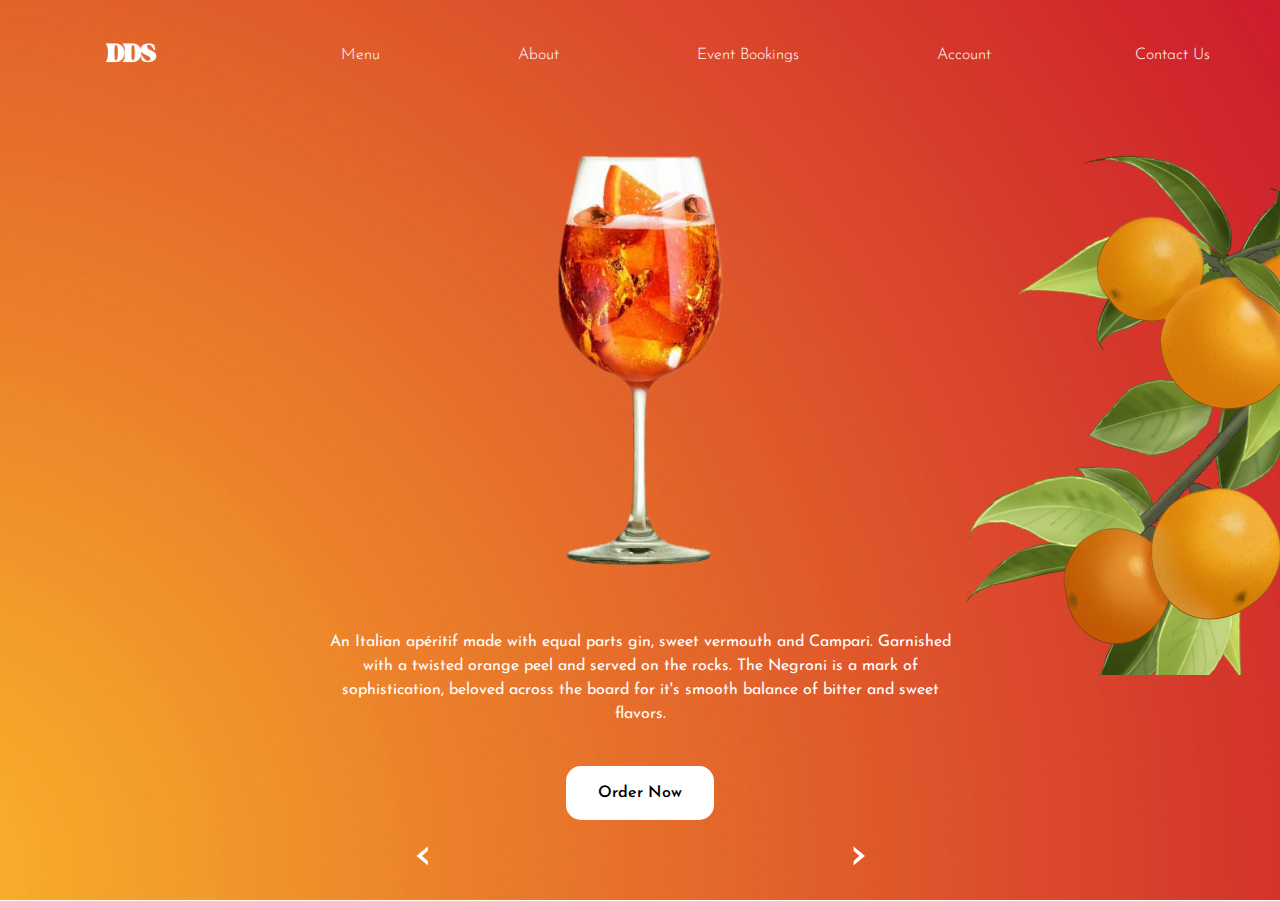
<file: index.html>
<!DOCTYPE html>
<html lang="en">
<head>
    <meta charset="UTF-8">
    <meta name="viewport" content="width=device-width, initial-scale=1.0">
    <link rel="stylesheet" href="style.css">
    <title>Document</title>
</head>
<body>
    <div class="main-container">
        <div class="navigation">
            <div class="logo">
               <a href=""><img src="assets/DDSwhitelogo copy.png" alt="">
               </a>
            </div>
            <ul class="links">
               <li><a href="">Menu</a></li>
               <li><a href="#second">About</a></li>
               <li><a href="#vacation">Event Bookings</a></li>
               <li><a href="">Account</a></li>
            </ul>
            <a href="" class="login">Contact Us</a>
           
       </div>
        <div class="container">
            <div class="drink-img">
                <img src="assets/pngegg.png" alt="">
            </div>
            <div class="orange-img">
                <img src="assets/—Pngtree—orange peel_7007717.png" alt="">
            </div>
         
            <div class="center-text">
                <h2>
                    <span>N</span>
                    <span>E</span>
                    <span>G</span>
                    <span>R</span>
                    <span>O</span>
                    <span>N</span>
                    <span>I</span>
                </h2>
            </div>
          
        </div>
        <div class="about">
            <p>An Italian apéritif made with equal parts gin, sweet vermouth and Campari. Garnished with a twisted orange peel and served on the rocks. The Negroni is a mark of sophistication, beloved across the board for it's smooth balance of bitter and sweet flavors.</p>
    
            <div class="button">
                <a href="#">Order Now</a>
            </div>
        </div>
       <div class="round-buttons">
        <a href="#" class="previous round">&#8249;</a>
        <a href="drink.html" class="next round">&#8250;</a>
       </div>
    </div>
   
</body>
</html>
</file>
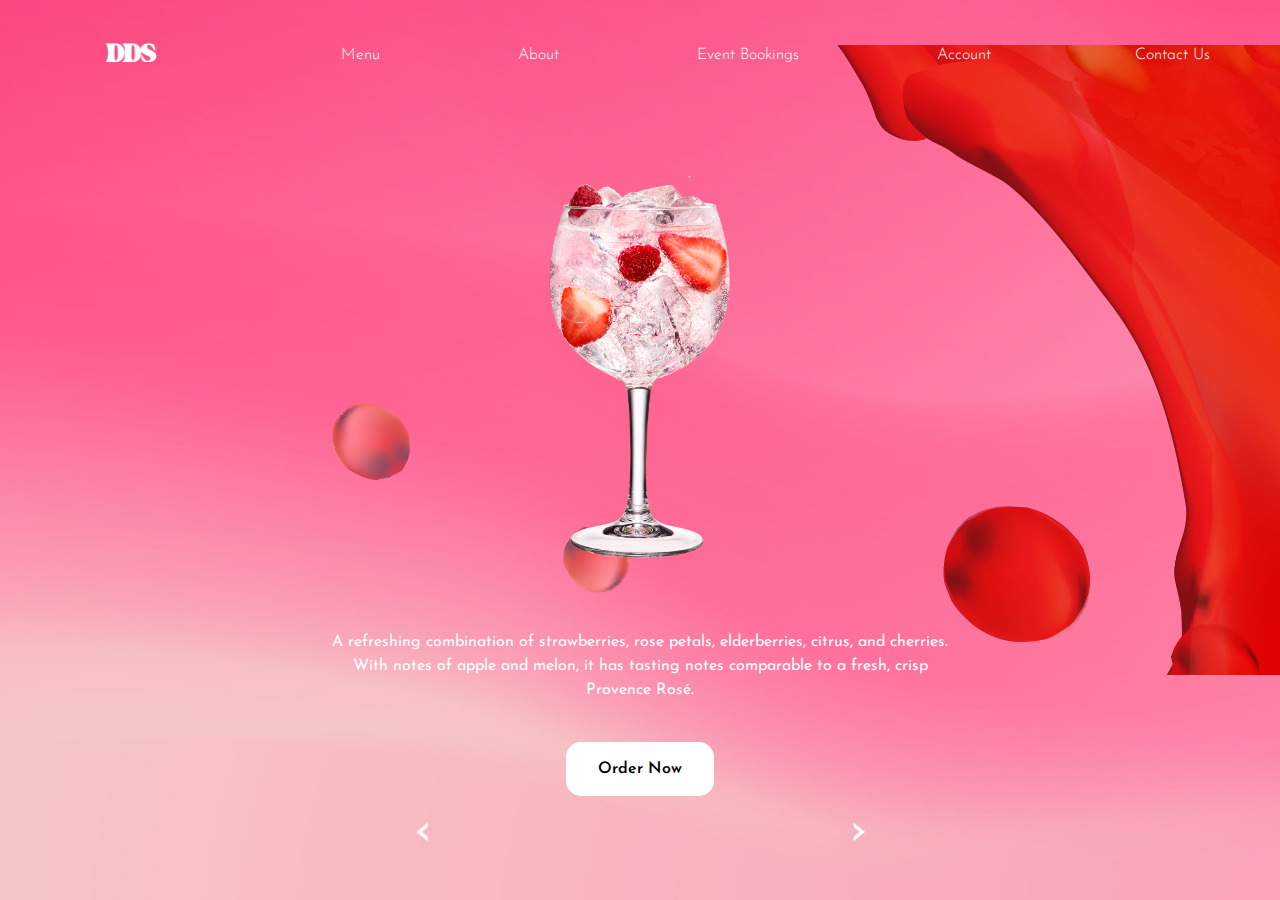
<file: bluedrink.html>
<!DOCTYPE html>
<html lang="en">
<head>
    <meta charset="UTF-8">
    <meta name="viewport" content="width=device-width, initial-scale=1.0">
    <link rel="stylesheet" href="style.css">
    <title>Document</title>
</head>
<body>
    <div class="main-container3">
        <div class="navigation">
            <div class="logo">
               <a href=""><img src="assets/DDSwhitelogo copy.png" alt="">
               </a>
            </div>
            <ul class="links">
               <li><a href="">Menu</a></li>
               <li><a href="#second">About</a></li>
               <li><a href="#vacation">Event Bookings</a></li>
               <li><a href="">Account</a></li>
            </ul>
            <a href="" class="login">Contact Us</a>
           
       </div>
        <div class="container">
            <div class="drink-img">
                <img src="assets/pngegg (1).png" alt="">
            </div>
            <div class="strawberry-img">
                <img src="assets/Watercolor-Strawberry--Clipart-PNG.png" alt="">
            </div>
         
            <div class="center-text">
                <h2>
                    <span>R</span>
                    <span>O</span>
                    <span>S</span>
                    <span>É</span>
                </h2>
            </div>
          
        </div>
        <div class="about">
            <p>A refreshing combination of strawberries, rose petals, elderberries, citrus, and cherries. With notes of apple and melon, it has tasting notes comparable to a fresh, crisp Provence Rosé.</p>
    
            <div class="button">
                <a href="#">Order Now</a>
            </div>
        </div>
       <div class="round-buttons">
        <a href="drink.html" class="previous round">&#8249;</a>
        <a href="yellow.html" class="next round">&#8250;</a>
       </div>
    </div>
   
</body>
</html>
</file>
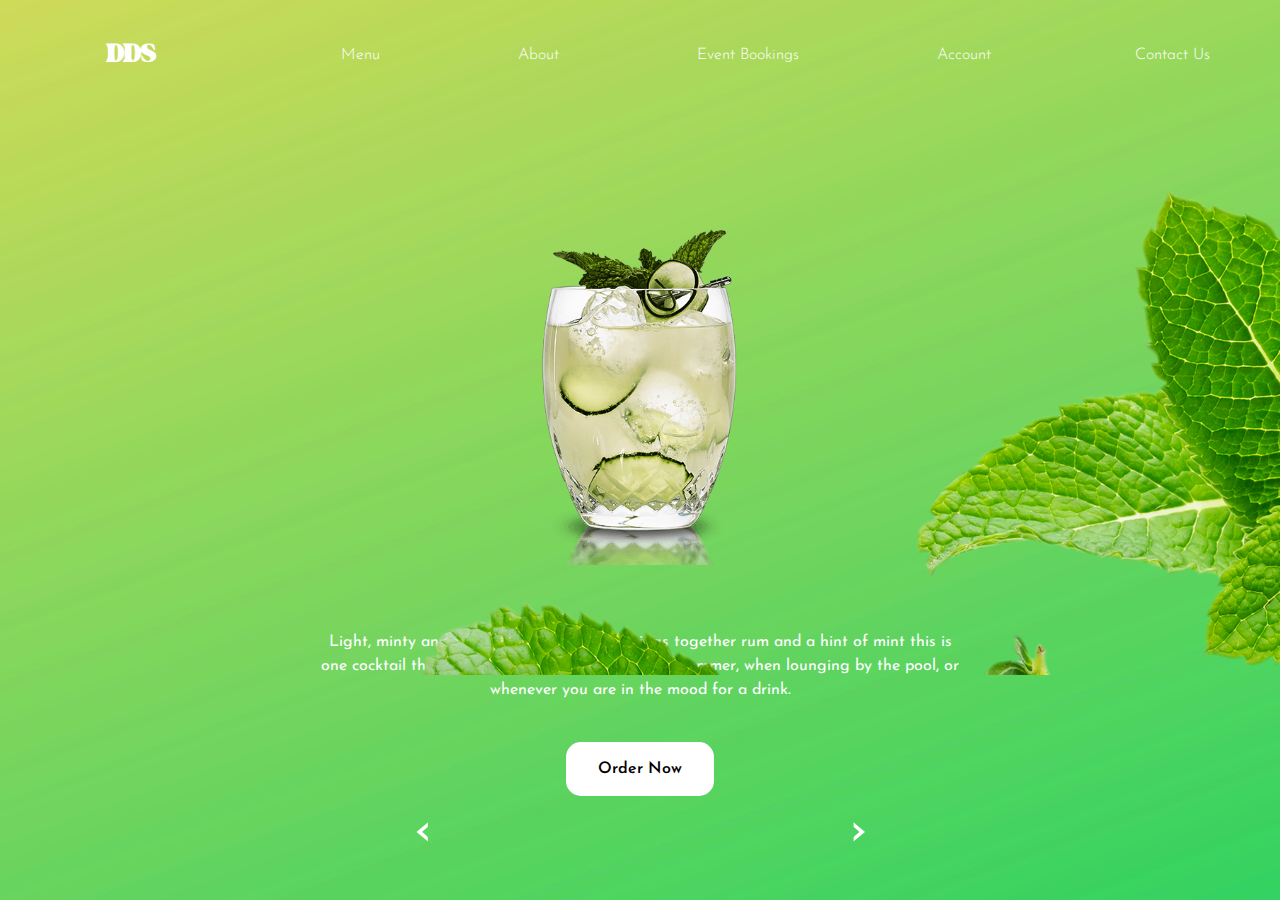
<file: drink.html>
<!DOCTYPE html>
<html lang="en">
<head>
    <meta charset="UTF-8">
    <meta name="viewport" content="width=device-width, initial-scale=1.0">
    <link rel="stylesheet" href="style.css">
    <title>Document</title>
</head>
<body>
    <div class="main-container2">
        <div class="navigation">
            <div class="logo">
               <a href=""><img src="assets/DDSwhitelogo copy.png" alt="">
               </a>
            </div>
            <ul class="links">
               <li><a href="">Menu</a></li>
               <li><a href="#second">About</a></li>
               <li><a href="#vacation">Event Bookings</a></li>
               <li><a href="">Account</a></li>
            </ul>
            <a href="" class="login">Contact Us</a>
           
       </div>
        <div class="container">
            <div class="drink-img2">
                <img src="assets/pngegg (2).png" alt="">
            </div>
            <div class="cumcumber-img">
                <img src="assets/Fresh-mint-leaves--on-transparent-background-PNG.png" alt="">
            </div>
         
            <div class="center-text">
                <h2>
                    <span>M</span>
                    <span>O</span>
                    <span>J</span>
                    <span>I</span>
                    <span>T</span>
                    <span>O</span>
                </h2>
            </div>
          
        </div>
        <div class="about">
            <p>Light, minty and refreshing, this cocktail brings together rum and a hint of mint this is one cocktail that is perfect for sipping during the summer, when lounging by the pool, or whenever you are in the mood for a drink.</p>
    
            <div class="button">
                <a href="#">Order Now</a>
            </div>
        </div>
       <div class="round-buttons">
        <a href="index.html" class="previous round">&#8249;</a>
        <a href="bluedrink.html" class="next round">&#8250;</a>
       </div>
    </div>
   
</body>
</html>
</file>
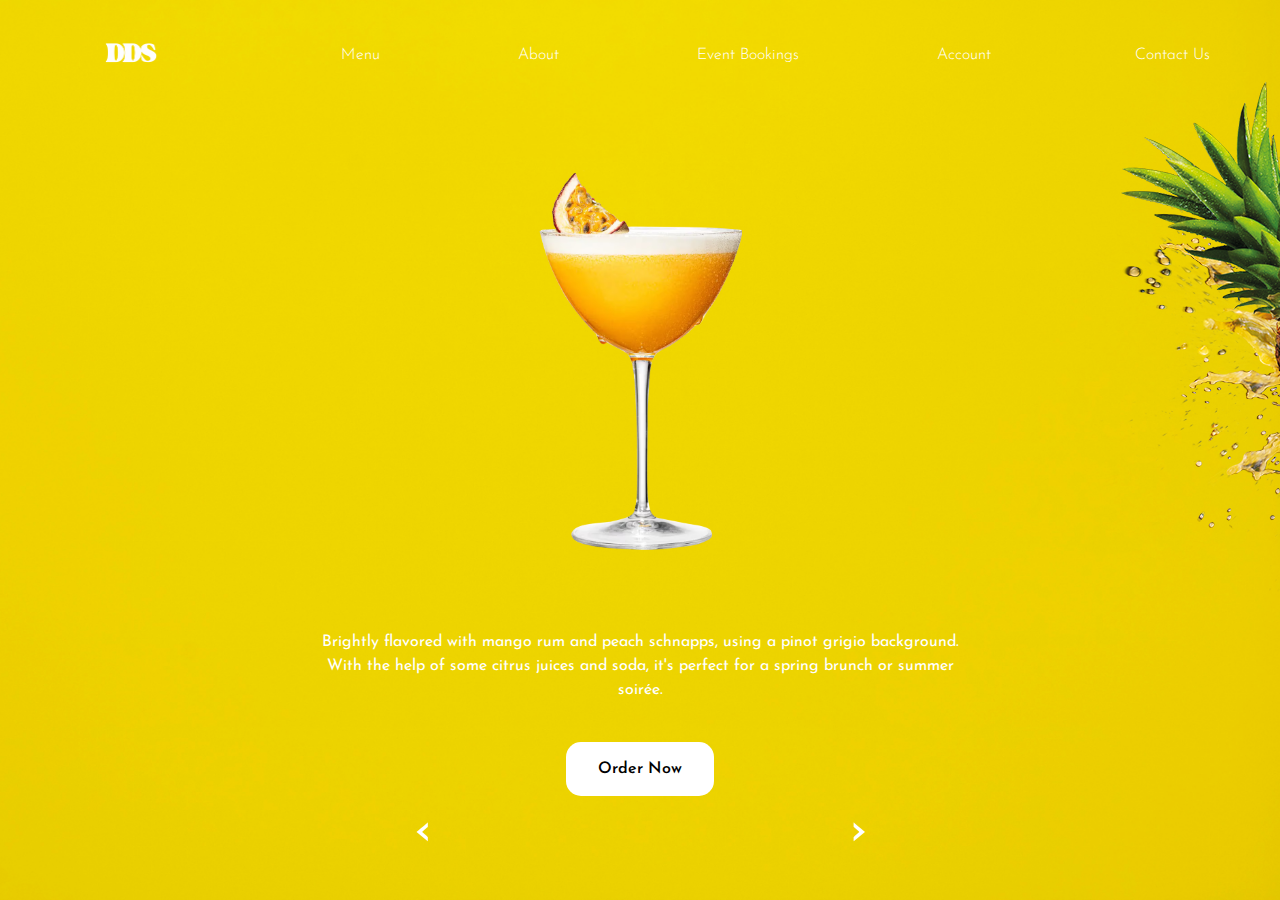
<file: yellow.html>
<!DOCTYPE html>
<html lang="en">
<head>
    <meta charset="UTF-8">
    <meta name="viewport" content="width=device-width, initial-scale=1.0">
    <link rel="stylesheet" href="style.css">
    <title>Document</title>
</head>
<body>
    <div class="main-container4">
        <div class="navigation">
            <div class="logo">
               <a href=""><img src="assets/DDSwhitelogo copy.png" alt="">
               </a>
            </div>
            <ul class="links">
               <li><a href="">Menu</a></li>
               <li><a href="#second">About</a></li>
               <li><a href="#vacation">Event Bookings</a></li>
               <li><a href="">Account</a></li>
            </ul>
            <a href="" class="login">Contact Us</a>
           
       </div>
        <div class="container">
            <div class="drink-img">
                <img src="assets/test.avif" alt="">
            </div>
            <div class="mango-img">
                <img src="assets/orange-juice-muffin-pineapple-fruit-passion-fruit-ad9ab9aaf2f61582e68854d621d625be.png" alt="">
            </div>
         
            <div class="center-text">
                <h2>
                    <span>M</span>
                    <span>A</span>
                    <span>L</span>
                    <span>I</span>
                    <span>B</span>
                    <span>U</span>
                </h2>
            </div>
          
        </div>
        <div class="about">
            <p>Brightly flavored with mango rum and peach schnapps, using a pinot grigio background. With the help of some citrus juices and soda, it's perfect for a spring brunch or summer soirée.</p>
    
            <div class="button">
                <a href="#">Order Now</a>
            </div>
        </div>
       <div class="round-buttons">
        <a href="bluedrink.html" class="previous round">&#8249;</a>
        <a href="index.html" class="next round">&#8250;</a>
       </div>
    </div>
   
</body>
</html>
</file>
<file: style.css>
@import url('https://fonts.googleapis.com/css2?family=Josefin+Sans:ital,wght@0,100..700;1,100..700&family=Yeseva+One&display=swap');

*{
    margin: 0;
    padding: 0;
    box-sizing: border-box;
}
body {
    
    font-family: "Josefin Sans", sans-serif;
}
.main-container{
    height: 100vh;
    background-image: url(assets/luke-chesser-tgrBcf7S_dY-unsplash.jpg);
    background-size: cover;
    background-position: center;
    background-attachment: fixed;
    background-repeat: no-repeat;
}
.main-container2{
    height: 100vh;
    background-image: url(assets/sincerely-media-qlcVpZqzcEc-unsplash.jpg);
    background-size: cover;
    background-position: center;
    background-attachment: fixed;
    background-repeat: no-repeat;
    overflow: hidden;
}
.main-container3{
    height: 100vh;
    background-image: url(assets/vecteezy_beautiful-pink-color-gradient-background_7383249.jpg);
    background-size: cover;
    background-position: center;
    background-attachment: fixed;
    background-repeat: no-repeat;
    overflow: hidden;
}
.main-container4{
    height: 100vh;
    background-image: url(assets/james-lee-YIy1cd3xN4w-unsplash.jpg);
    background-size: cover;
    background-position: center;
    background-attachment: fixed;
    background-repeat: no-repeat;
    overflow: hidden;
}
.logo img{ 
    height: 25px;
    margin: 0 auto;
    cursor: pointer;
    padding: 0 2rem;
    transition: scale 0.2 ease;
}
.logo img:hover{
    scale: 1.05;
}
.navigation {
    animation: 2s ease-out 0s 1 zoomIn;
    width: 100%;
    height: 60px;
    background: none;
    display: flex;
    align-items: center;
    justify-content: space-around;
    position: absolute;
    top: 0;
    left: 0;
    z-index: 1;
    margin-top: 25px;
    background-color: rgba(196, 27, 27, 0);
    padding: 0;
    overflow: hidden;
    font-family: "Josefin Sans", sans-serif;
}
.navigation .links{
    display: flex;
    gap: 8rem;
    list-style-type: none;
}

ul li a{
    text-decoration: none;
    color: #fff;
    font-weight: 300;
}
.login{
    text-decoration: none;
    color: #fff;
    font-weight: 300;
}
ul li{
    cursor: pointer;
    padding: 5px;
    transition: ease-in-out;
}
ul li:hover{
    border-bottom: 2px solid #fff;
}

.container {
    position: relative;
    top: 45px;
    width: 100%;
    height: 70vh;
    display: flex;
    justify-content: center;
    align-items: center;
    overflow: hidden;
    /* border: 1px solid saddlebrown; */
}
.drink-img{
    position: absolute;
    display: flex;
    justify-content: center;
    align-items: center;
    overflow: hidden;
    width: 100%;
    height: 65%;
    z-index: 2;
    animation: zoomIn 3s forwards;
    /* border: 1px solid #000; */
}
.drink-img2{
    position: absolute;
    display: flex;
    justify-content: center;
    align-items: center;
    overflow: hidden;
    width: 100%;
    height: 65%;
    z-index: 2;
    animation: zoomIn 3s forwards;
    /* border: 1px solid #000; */
}

.drink-img img {
    max-width: 100%;
    max-height: 100%;
    animation-name: FadeInOut;
}
.drink-img2 img {
    margin-top: 100px;
    max-width: 100%;
    max-height: 100%;
    animation-name: FadeInOut;
}
.orange-img img{
    margin-left: 70%;
    /* background-color: aqua; */
    height: 100%;
    background-size: cover;
    background-position: center;
    background-attachment: fixed;
    background-repeat: no-repeat;
    animation-name: FadeInOut;
}
.orange-img{
    animation: zoomIn 3s forwards;
}

.cumcumber-img img{
    margin-left: 40%;
    margin-right: 80%;
    /* background-color: aqua; */
    height: 100%;
    background-size: cover;
    background-position: center;
    background-attachment: fixed;
    background-repeat: no-repeat;
    animation-name: FadeInOut;
    overflow: hidden;
}
.cumcumber-img{
    animation: zoomIn 3s forwards;
}
.strawberry-img img{
    margin-left: 20%;
    /* background-color: aqua; */
    height: 20%;
    background-size: cover;
    background-position: center;
    background-attachment: fixed;
    background-repeat: no-repeat;
    animation-name: FadeInOut;
    overflow: hidden;
}
.strawberry-img{
    animation: zoomIn 3s forwards;
}
.mango-img img{
    margin-left: 130%;
    /* background-color: aqua; */
    height: 100%;
    background-size: cover;
    background-position: center;
    background-attachment: fixed;
    background-repeat: no-repeat;
    animation-name: FadeInOut;
    overflow: hidden;
}
.mango-img{
    animation: zoomIn 3s forwards;
}
.center-text{
    height: 100vh;
    /* background-color: aqua; */
    width: 100%;
    position: absolute;
    top: 64%;
    transform: translate(0, -50%);
    display: flex;
    justify-content: center;
    align-items: center;
    overflow: hidden;
    z-index: 1;
}
.center-text h2{
    display: block;
    font-family: "Yeseva One", serif;
    font-weight: 800;
    font-size: 250px;
    overflow: hidden;
    white-space: nowrap;
    letter-spacing: -20px;
    color: #fff;
    text-shadow: 2px 2px 8px rgba(255, 255, 255, 0.209); /* Add shadow effect */
    animation: scroll-text 8s linear; 
    animation-delay: 2.6s; 
}
@keyframes scroll-text {
    0% {
        transform: translateX(100%);
    }
    100% {
        transform: translateX(-100%);
    }
}
.center-text h2 span {
    display: inline-block;
    opacity: 0;
    transform: translateY(100%);
    animation: slideUp 2s forwards;

}

.center-text h2 span:nth-child(1) {
    animation-delay: 0s;
}
.center-text h2 span:nth-child(2) {
    animation-delay: 0.1s;
}
.center-text h2 span:nth-child(3) {
    animation-delay: 0.2s;
}
.center-text h2 span:nth-child(4) {
    animation-delay: 0.3s;
}
.center-text h2 span:nth-child(5) {
    animation-delay: 0.4s;
}
.center-text h2 span:nth-child(6) {
    animation-delay: 0.5s;
}
.center-text h2 span:nth-child(7) {
    animation-delay: 0.6s;
}

.about{
    margin: auto;
    display: block;
    width: 50%;
    justify-content: center;
    text-align: center;
    /* border: 1px solid sienna; */
    font-family: "Josefin Sans", sans-serif;
    line-height: 1.5rem;
    color: #fff;
    animation: zoomIn 3s forwards;
}

.button{
    border: none;
    border-radius: 15px;
    background-color:rgb(255, 255, 255);
    padding: 15px 32px;
    text-align: center;
    text-decoration: none;
    display: inline-block;
    font-size: 16px;
    font-weight: 600;
    cursor: pointer;
    margin-top: 40px;
    font-family: "Josefin Sans", sans-serif;
    margin-bottom: 10px;
}
.button a{
    text-decoration: none;
    color: rgb(0, 0, 0);
}

/* Round buttons */
.round-buttons{
    justify-content: center;
    text-align: center;
    font-size: 50px;
    padding-bottom: 20px;
}
.round-buttons a {
    text-decoration: none;
    display: inline-block;
    margin-right: 200px;
    margin-left: 200px;
  }
  
  .round-buttons a:hover {
    color: rgb(255, 255, 255);
  }
  
  .previous {
    color: rgb(255, 255, 255);
  }
  
  .next {
    color: white;
  }
  
  .round {
    border-radius: 50%;
  }

@keyframes slidein {
    from {
      margin-left: 100%;
      width: 300%;
    }
  
    to {
      margin-left: 0%;
      width: 100%;
    }
  }
  @keyframes zoomIn {
    0% {
        opacity: 0;
        transform: scale(0.5);
    }
    100% {
        opacity: 1;
        transform: scale(1);
    }
}  

@keyframes fadeIn {
    from {
        opacity: 0;
    }
    to {
        opacity: 1;
    }
} 
@keyframes slideUp {
    to {
        opacity: 1;
        transform: translateY(0);
    }
}
/*july 27*/

/*sept 15*/
</file>
